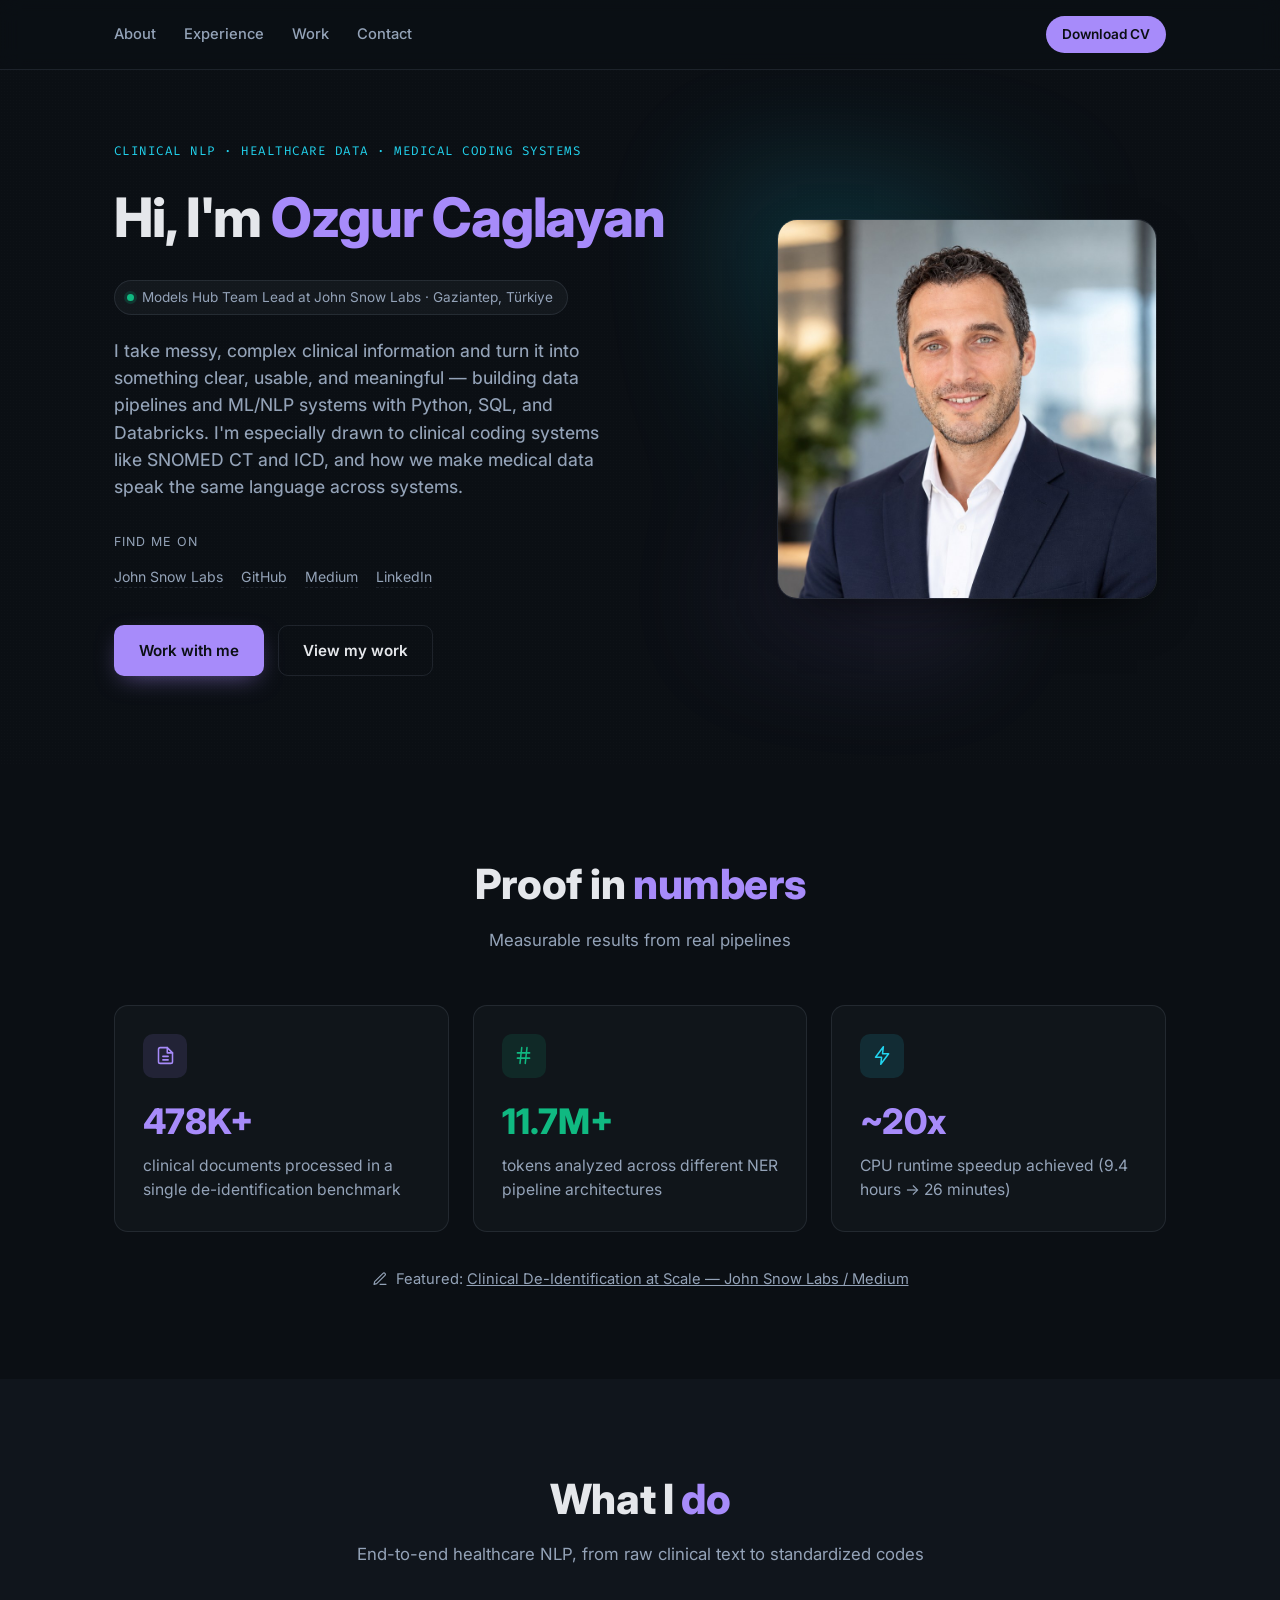
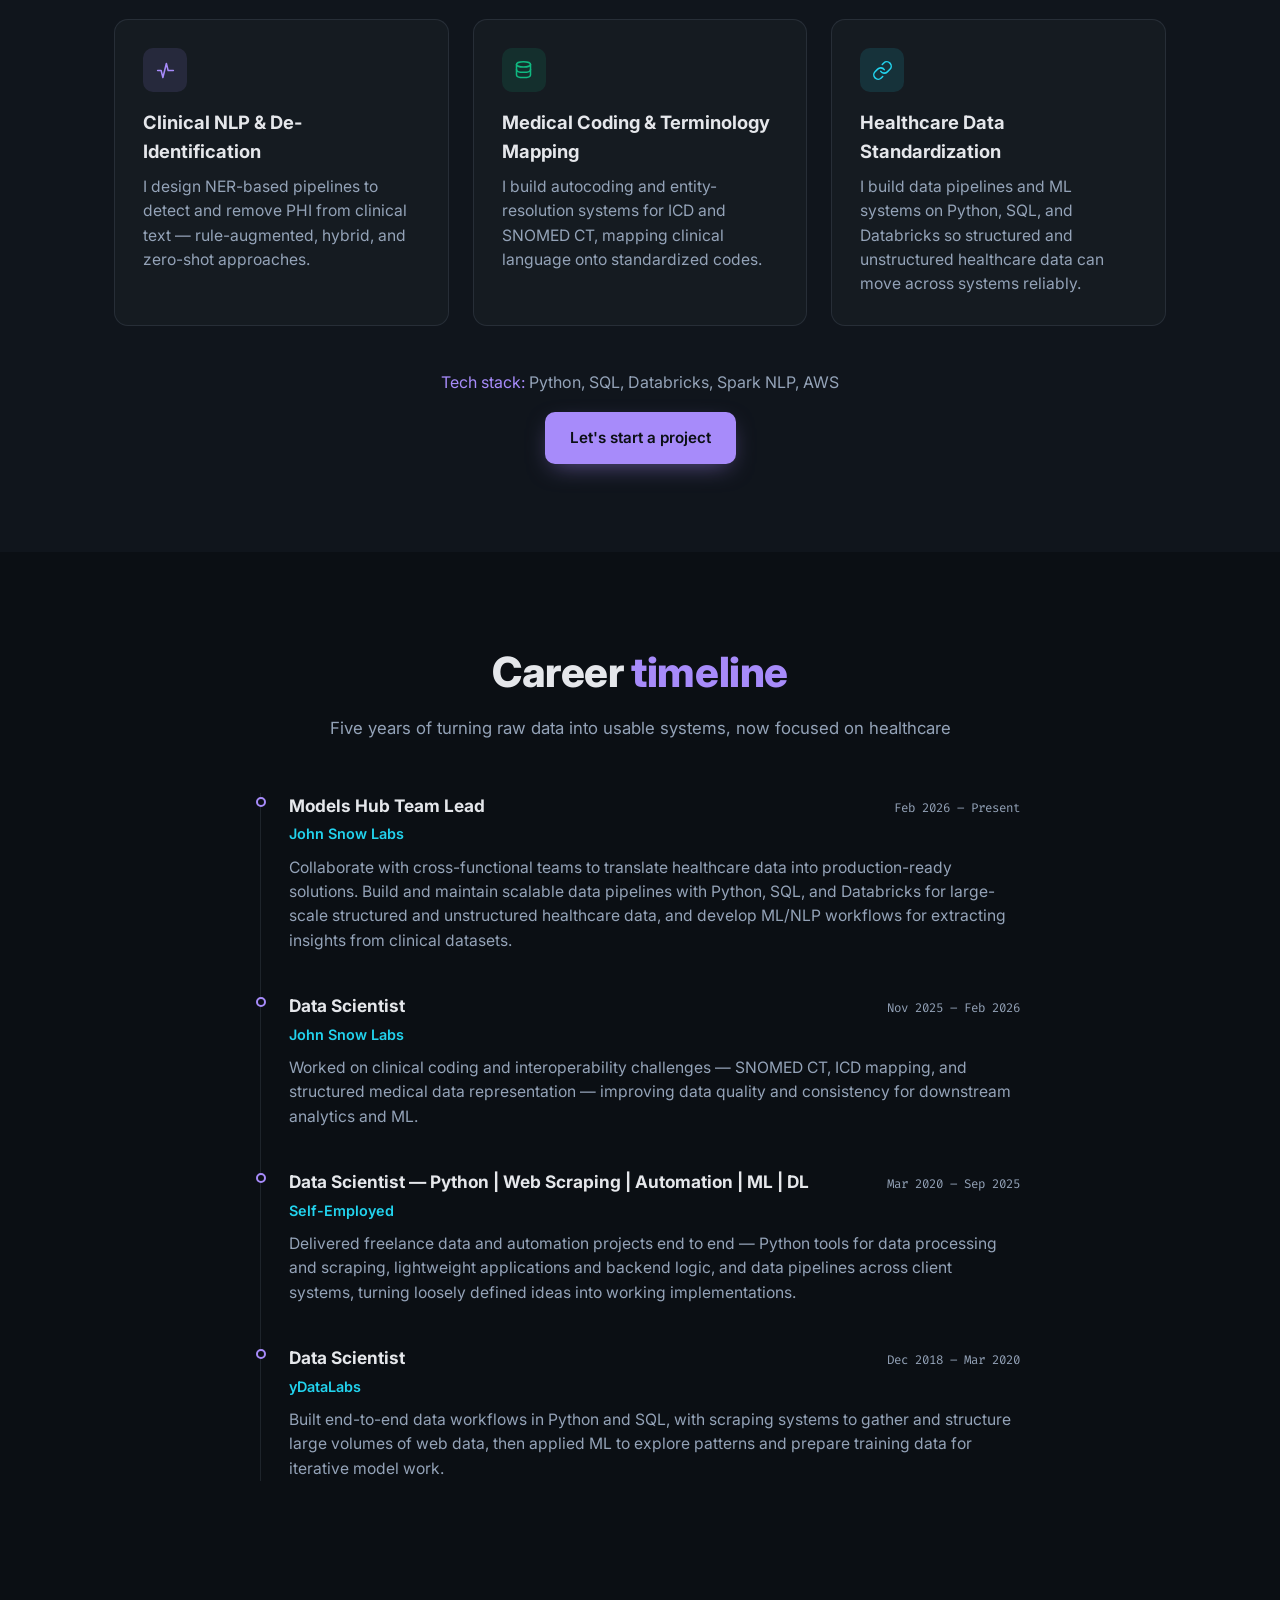
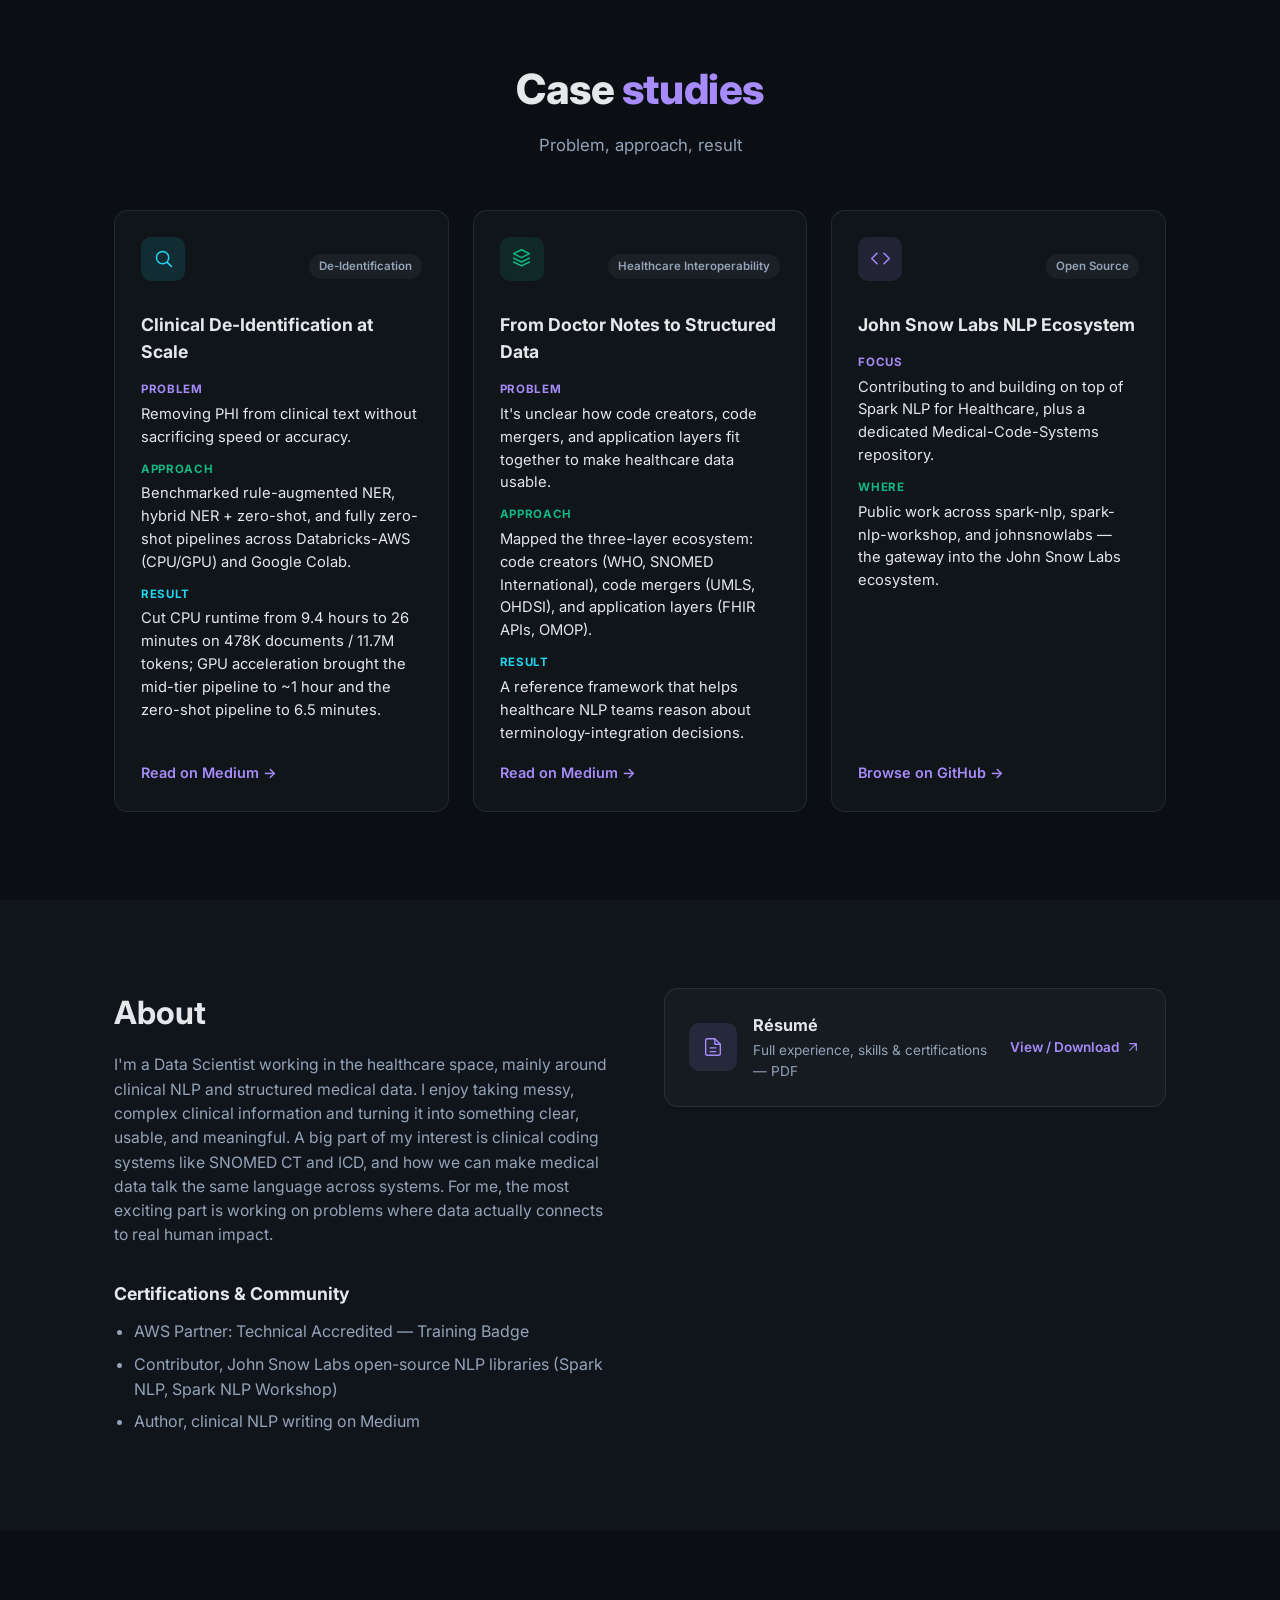
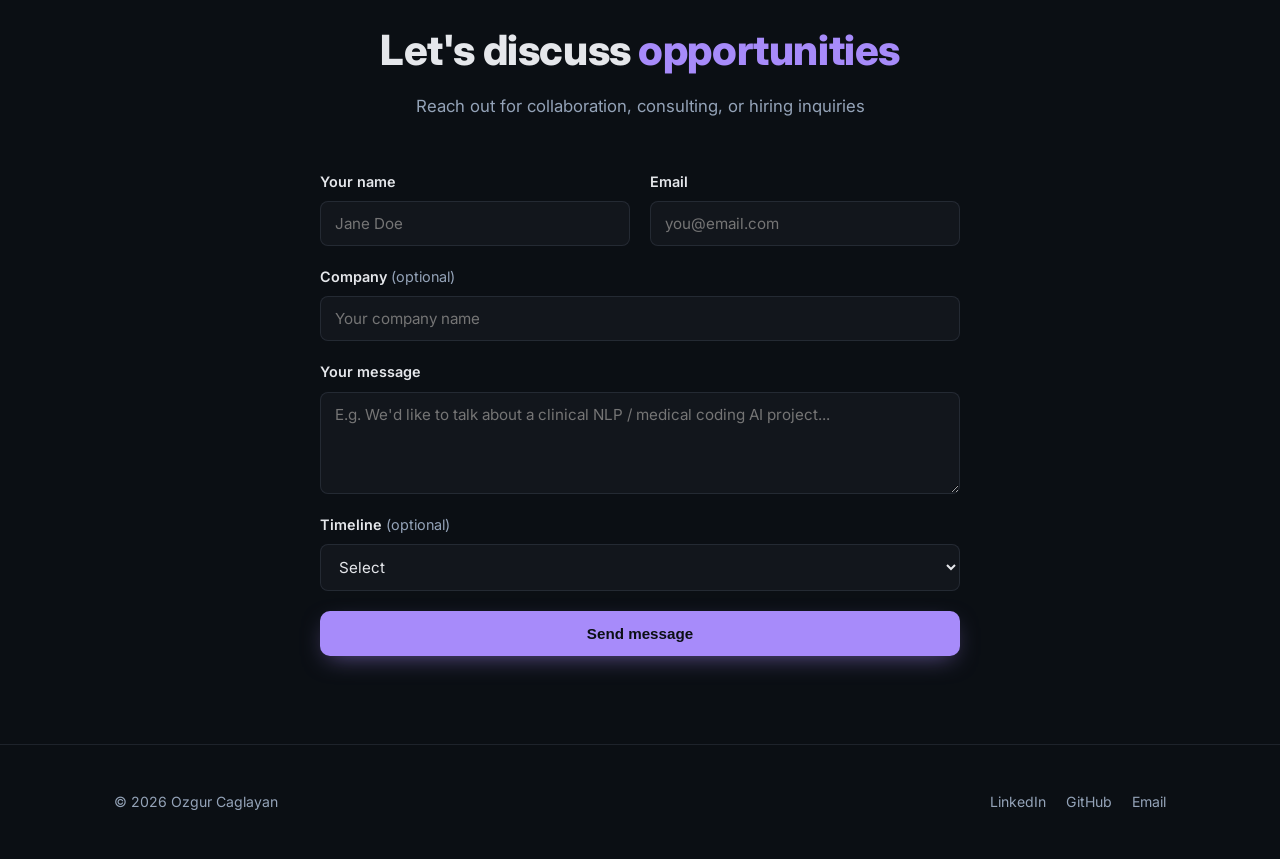
<file: index.html>
<!DOCTYPE html>
<html lang="en">
<head>
  <meta charset="UTF-8" />
  <meta name="viewport" content="width=device-width, initial-scale=1.0" />
  <title>Ozgur Caglayan — Data Scientist, Clinical NLP | John Snow Labs</title>
  <meta name="description" content="Data Scientist / Models Hub Team Lead at John Snow Labs. Clinical NLP, healthcare data standardization, and medical coding systems — SNOMED CT, ICD, Python, Databricks." />
  <meta property="og:title" content="Ozgur Caglayan — Data Scientist, Clinical NLP | John Snow Labs" />
  <meta property="og:description" content="Turning messy clinical information into structured, usable medical data." />
  <meta property="og:type" content="website" />
  <meta name="theme-color" content="#0b0f14" />
  <link rel="icon" href="data:,">

  <link rel="preconnect" href="https://fonts.googleapis.com">
  <link rel="preconnect" href="https://fonts.gstatic.com" crossorigin>
  <link href="https://fonts.googleapis.com/css2?family=Inter:ital,opsz,wght@0,14..32,100..900;1,14..32,100..900&family=Fira+Code:wght@400..600&display=swap" rel="stylesheet">

  <link rel="stylesheet" href="styles.css">
</head>
<body>

  <header class="nav">
    <div class="nav-inner">
      <nav class="nav-links">
        <a href="#about">About</a>
        <a href="#experience">Experience</a>
        <a href="#work">Work</a>
        <a href="#contact">Contact</a>
      </nav>
      <a href="assets/resume.pdf" class="nav-cta" download>Download CV</a>
    </div>
  </header>

  <main id="top">

    <!-- HERO -->
    <section class="hero section">
      <div class="container hero-grid">
        <div class="hero-copy fade-in">
          <p class="eyebrow">Clinical NLP · Healthcare Data · Medical Coding Systems</p>
          <h1 class="hero-title">Hi, I'm <span class="accent">Ozgur Caglayan</span></h1>
          <p class="status-pill"><span class="status-dot" aria-hidden="true"></span>Models Hub Team Lead at John Snow Labs · Gaziantep, Türkiye</p>
          <p class="hero-subtitle">
            I take messy, complex clinical information and turn it into something clear,
            usable, and meaningful — building data pipelines and ML/NLP systems with
            Python, SQL, and Databricks. I'm especially drawn to clinical coding systems
            like SNOMED CT and ICD, and how we make medical data speak the same
            language across systems.
          </p>

          <div class="trust-row">
            <span class="trust-label">Find me on</span>
            <ul class="trust-badges">
              <li><a href="https://www.johnsnowlabs.com/" target="_blank" rel="noopener noreferrer">John Snow Labs</a></li>
              <li><a href="https://github.com/ozgurcaglayan1981" target="_blank" rel="noopener noreferrer">GitHub</a></li>
              <li><a href="https://medium.com/@caglayanozgur1981" target="_blank" rel="noopener noreferrer">Medium</a></li>
              <li><a href="https://www.linkedin.com/in/ozgurcaglayan1981" target="_blank" rel="noopener noreferrer">LinkedIn</a></li>
            </ul>
          </div>

          <div class="hero-actions">
            <a href="#contact" class="btn btn-primary">Work with me</a>
            <a href="#work" class="btn btn-secondary">View my work</a>
          </div>
        </div>

        <div class="hero-photo-wrap fade-in">
          <div class="hero-glow" aria-hidden="true"></div>
          <img class="hero-photo" src="assets/photo.jpg" alt="Portrait of Ozgur Caglayan" />
        </div>
      </div>
    </section>

    <!-- PROOF / STATS -->
    <section id="proof" class="section proof-section">
      <div class="container">
        <div class="section-head fade-in">
          <h2>Proof in <span class="accent">numbers</span></h2>
          <p class="section-sub">Measurable results from real pipelines</p>
        </div>

        <div class="grid-3">
          <article class="card fade-in">
            <div class="card-icon icon-primary">
              <svg viewBox="0 0 24 24" fill="none" stroke="currentColor" stroke-width="1.75" stroke-linecap="round" stroke-linejoin="round"><path d="M14 3H6a2 2 0 0 0-2 2v14a2 2 0 0 0 2 2h12a2 2 0 0 0 2-2V9z"/><path d="M14 3v6h6"/><path d="M9 13h6M9 17h6"/></svg>
            </div>
            <p class="card-stat accent">478K+</p>
            <p class="card-text">clinical documents processed in a single de-identification benchmark</p>
          </article>

          <article class="card fade-in">
            <div class="card-icon icon-success">
              <svg viewBox="0 0 24 24" fill="none" stroke="currentColor" stroke-width="1.75" stroke-linecap="round" stroke-linejoin="round"><path d="M5 9h14M5 15h14M10 3 8 21M16 3l-2 18"/></svg>
            </div>
            <p class="card-stat success">11.7M+</p>
            <p class="card-text">tokens analyzed across different NER pipeline architectures</p>
          </article>

          <article class="card fade-in">
            <div class="card-icon icon-accent">
              <svg viewBox="0 0 24 24" fill="none" stroke="currentColor" stroke-width="1.75" stroke-linecap="round" stroke-linejoin="round"><path d="M13 2 4 14h7l-1 8 9-12h-7z"/></svg>
            </div>
            <p class="card-stat accent">~20x</p>
            <p class="card-text">CPU runtime speedup achieved (9.4 hours → 26 minutes)</p>
          </article>
        </div>

        <div class="media-mention fade-in">
          <svg viewBox="0 0 24 24" fill="none" stroke="currentColor" stroke-width="1.75" stroke-linecap="round" stroke-linejoin="round" width="16" height="16"><path d="M12 20h9M16.5 3.5a2.12 2.12 0 0 1 3 3L7 19l-4 1 1-4Z"/></svg>
          <p>Featured: <a href="https://medium.com/john-snow-labs/clinical-de-identification-at-scale-pipeline-design-and-speed-accuracy-trade-offs-across-d77a4bbae6e0" target="_blank" rel="noopener noreferrer">Clinical De-Identification at Scale — John Snow Labs / Medium</a></p>
        </div>
      </div>
    </section>

    <!-- WHAT I DO -->
    <section class="section services-section">
      <div class="container">
        <div class="section-head fade-in">
          <h2>What I <span class="accent">do</span></h2>
          <p class="section-sub">End-to-end healthcare NLP, from raw clinical text to standardized codes</p>
        </div>

        <div class="grid-3">
          <article class="card fade-in">
            <div class="card-icon icon-primary">
              <svg viewBox="0 0 24 24" fill="none" stroke="currentColor" stroke-width="1.75" stroke-linecap="round" stroke-linejoin="round"><path d="M3 12h4l2 8 4-16 2 8h6"/></svg>
            </div>
            <h3>Clinical NLP & De-Identification</h3>
            <p class="card-text">I design NER-based pipelines to detect and remove PHI from clinical text — rule-augmented, hybrid, and zero-shot approaches.</p>
          </article>

          <article class="card fade-in">
            <div class="card-icon icon-success">
              <svg viewBox="0 0 24 24" fill="none" stroke="currentColor" stroke-width="1.75" stroke-linecap="round" stroke-linejoin="round"><ellipse cx="12" cy="5" rx="8" ry="3"/><path d="M4 5v6c0 1.66 3.58 3 8 3s8-1.34 8-3V5"/><path d="M4 11v6c0 1.66 3.58 3 8 3s8-1.34 8-3v-6"/></svg>
            </div>
            <h3>Medical Coding & Terminology Mapping</h3>
            <p class="card-text">I build autocoding and entity-resolution systems for ICD and SNOMED CT, mapping clinical language onto standardized codes.</p>
          </article>

          <article class="card fade-in">
            <div class="card-icon icon-accent">
              <svg viewBox="0 0 24 24" fill="none" stroke="currentColor" stroke-width="1.75" stroke-linecap="round" stroke-linejoin="round"><path d="M10 13a5 5 0 0 0 7.54.54l3-3a5 5 0 0 0-7.07-7.07l-1.72 1.71"/><path d="M14 11a5 5 0 0 0-7.54-.54l-3 3a5 5 0 0 0 7.07 7.07l1.71-1.71"/></svg>
            </div>
            <h3>Healthcare Data Standardization</h3>
            <p class="card-text">I build data pipelines and ML systems on Python, SQL, and Databricks so structured and unstructured healthcare data can move across systems reliably.</p>
          </article>
        </div>

        <div class="stack-note fade-in">
          <p><span class="accent">Tech stack:</span> Python, SQL, Databricks, Spark NLP, AWS</p>
          <a href="#contact" class="btn btn-primary btn-inline">Let's start a project</a>
        </div>
      </div>
    </section>

    <!-- EXPERIENCE -->
    <section id="experience" class="section experience-section">
      <div class="container">
        <div class="section-head fade-in">
          <h2>Career <span class="accent">timeline</span></h2>
          <p class="section-sub">Five years of turning raw data into usable systems, now focused on healthcare</p>
        </div>

        <div class="timeline">
          <article class="timeline-item fade-in">
            <div class="timeline-marker"></div>
            <div class="timeline-content">
              <div class="timeline-top">
                <h3>Models Hub Team Lead</h3>
                <span class="timeline-date">Feb 2026 – Present</span>
              </div>
              <p class="timeline-company">John Snow Labs</p>
              <p class="card-text">Collaborate with cross-functional teams to translate healthcare data into production-ready solutions. Build and maintain scalable data pipelines with Python, SQL, and Databricks for large-scale structured and unstructured healthcare data, and develop ML/NLP workflows for extracting insights from clinical datasets.</p>
            </div>
          </article>

          <article class="timeline-item fade-in">
            <div class="timeline-marker"></div>
            <div class="timeline-content">
              <div class="timeline-top">
                <h3>Data Scientist</h3>
                <span class="timeline-date">Nov 2025 – Feb 2026</span>
              </div>
              <p class="timeline-company">John Snow Labs</p>
              <p class="card-text">Worked on clinical coding and interoperability challenges — SNOMED CT, ICD mapping, and structured medical data representation — improving data quality and consistency for downstream analytics and ML.</p>
            </div>
          </article>

          <article class="timeline-item fade-in">
            <div class="timeline-marker"></div>
            <div class="timeline-content">
              <div class="timeline-top">
                <h3>Data Scientist — Python | Web Scraping | Automation | ML | DL</h3>
                <span class="timeline-date">Mar 2020 – Sep 2025</span>
              </div>
              <p class="timeline-company">Self-Employed</p>
              <p class="card-text">Delivered freelance data and automation projects end to end — Python tools for data processing and scraping, lightweight applications and backend logic, and data pipelines across client systems, turning loosely defined ideas into working implementations.</p>
            </div>
          </article>

          <article class="timeline-item fade-in">
            <div class="timeline-marker"></div>
            <div class="timeline-content">
              <div class="timeline-top">
                <h3>Data Scientist</h3>
                <span class="timeline-date">Dec 2018 – Mar 2020</span>
              </div>
              <p class="timeline-company">yDataLabs</p>
              <p class="card-text">Built end-to-end data workflows in Python and SQL, with scraping systems to gather and structure large volumes of web data, then applied ML to explore patterns and prepare training data for iterative model work.</p>
            </div>
          </article>
        </div>
      </div>
    </section>

    <!-- CASE STUDIES -->
    <section id="work" class="section case-section">
      <div class="container">
        <div class="section-head fade-in">
          <h2>Case <span class="accent">studies</span></h2>
          <p class="section-sub">Problem, approach, result</p>
        </div>

        <div class="grid-3">
          <article class="case-card fade-in">
            <div class="case-top">
              <div class="card-icon icon-accent">
                <svg viewBox="0 0 24 24" fill="none" stroke="currentColor" stroke-width="1.75" stroke-linecap="round" stroke-linejoin="round"><circle cx="11" cy="11" r="7"/><path d="m21 21-4.3-4.3"/></svg>
              </div>
              <span class="case-tag">De-Identification</span>
            </div>
            <h3>Clinical De-Identification at Scale</h3>
            <dl class="case-body">
              <dt class="accent">Problem</dt>
              <dd>Removing PHI from clinical text without sacrificing speed or accuracy.</dd>
              <dt class="success">Approach</dt>
              <dd>Benchmarked rule-augmented NER, hybrid NER + zero-shot, and fully zero-shot pipelines across Databricks-AWS (CPU/GPU) and Google Colab.</dd>
              <dt class="primary">Result</dt>
              <dd>Cut CPU runtime from 9.4 hours to 26 minutes on 478K documents / 11.7M tokens; GPU acceleration brought the mid-tier pipeline to ~1 hour and the zero-shot pipeline to 6.5 minutes.</dd>
            </dl>
            <a href="https://medium.com/john-snow-labs/clinical-de-identification-at-scale-pipeline-design-and-speed-accuracy-trade-offs-across-d77a4bbae6e0" class="case-link" target="_blank" rel="noopener noreferrer">Read on Medium →</a>
          </article>

          <article class="case-card fade-in">
            <div class="case-top">
              <div class="card-icon icon-success">
                <svg viewBox="0 0 24 24" fill="none" stroke="currentColor" stroke-width="1.75" stroke-linecap="round" stroke-linejoin="round"><path d="m12 2 9 4.5-9 4.5-9-4.5Z"/><path d="m3 11.5 9 4.5 9-4.5M3 16l9 4.5 9-4.5"/></svg>
              </div>
              <span class="case-tag">Healthcare Interoperability</span>
            </div>
            <h3>From Doctor Notes to Structured Data</h3>
            <dl class="case-body">
              <dt class="accent">Problem</dt>
              <dd>It's unclear how code creators, code mergers, and application layers fit together to make healthcare data usable.</dd>
              <dt class="success">Approach</dt>
              <dd>Mapped the three-layer ecosystem: code creators (WHO, SNOMED International), code mergers (UMLS, OHDSI), and application layers (FHIR APIs, OMOP).</dd>
              <dt class="primary">Result</dt>
              <dd>A reference framework that helps healthcare NLP teams reason about terminology-integration decisions.</dd>
            </dl>
            <a href="https://medium.com/@caglayanozgur1981/from-doctor-notes-to-structured-data-the-hidden-pipeline-of-healthcare-systems-ee1c55fd427a" class="case-link" target="_blank" rel="noopener noreferrer">Read on Medium →</a>
          </article>

          <article class="case-card fade-in">
            <div class="case-top">
              <div class="card-icon icon-primary">
                <svg viewBox="0 0 24 24" fill="none" stroke="currentColor" stroke-width="1.75" stroke-linecap="round" stroke-linejoin="round"><path d="m16 18 6-6-6-6M8 6l-6 6 6 6"/></svg>
              </div>
              <span class="case-tag">Open Source</span>
            </div>
            <h3>John Snow Labs NLP Ecosystem</h3>
            <dl class="case-body">
              <dt class="accent">Focus</dt>
              <dd>Contributing to and building on top of Spark NLP for Healthcare, plus a dedicated Medical-Code-Systems repository.</dd>
              <dt class="success">Where</dt>
              <dd>Public work across spark-nlp, spark-nlp-workshop, and johnsnowlabs — the gateway into the John Snow Labs ecosystem.</dd>
            </dl>
            <a href="https://github.com/ozgurcaglayan1981" class="case-link" target="_blank" rel="noopener noreferrer">Browse on GitHub →</a>
          </article>
        </div>
      </div>
    </section>

    <!-- ABOUT / AWARDS -->
    <section id="about" class="section about-section">
      <div class="container about-grid fade-in">
        <div>
          <h2>About</h2>
          <p class="card-text">I'm a Data Scientist working in the healthcare space, mainly around clinical NLP and structured medical data. I enjoy taking messy, complex clinical information and turning it into something clear, usable, and meaningful. A big part of my interest is clinical coding systems like SNOMED CT and ICD, and how we can make medical data talk the same language across systems. For me, the most exciting part is working on problems where data actually connects to real human impact.</p>
          <h3 class="awards-title">Certifications & Community</h3>
          <ul class="awards-list">
            <li>AWS Partner: Technical Accredited — Training Badge</li>
            <li>Contributor, John Snow Labs open-source NLP libraries (Spark NLP, Spark NLP Workshop)</li>
            <li>Author, clinical NLP writing on Medium</li>
          </ul>
        </div>
        <a class="resume-card" href="assets/resume.pdf" target="_blank" rel="noopener noreferrer">
          <div class="resume-card-icon">
            <svg viewBox="0 0 24 24" fill="none" stroke="currentColor" stroke-width="1.5" stroke-linecap="round" stroke-linejoin="round"><path d="M14 3H6a2 2 0 0 0-2 2v14a2 2 0 0 0 2 2h12a2 2 0 0 0 2-2V9z"/><path d="M14 3v6h6"/><path d="M9 13h6M9 17h6"/></svg>
          </div>
          <div class="resume-card-text">
            <p class="resume-card-title">Résumé</p>
            <p class="resume-card-sub">Full experience, skills & certifications — PDF</p>
          </div>
          <span class="resume-card-cta">
            View / Download
            <svg viewBox="0 0 24 24" fill="none" stroke="currentColor" stroke-width="1.75" stroke-linecap="round" stroke-linejoin="round" width="16" height="16"><path d="M7 17 17 7M7 7h10v10"/></svg>
          </span>
        </a>
      </div>
    </section>

    <!-- CONTACT -->
    <section id="contact" class="section contact-section">
      <div class="container">
        <div class="section-head fade-in">
          <h2>Let's discuss <span class="accent">opportunities</span></h2>
          <p class="section-sub">Reach out for collaboration, consulting, or hiring inquiries</p>
        </div>

        <form class="contact-form fade-in" action="https://formsubmit.co/caglayanozgur1981@gmail.com" method="POST">
          <input type="hidden" name="_subject" value="New message from personal website">
          <input type="hidden" name="_captcha" value="false">
          <input type="text" name="_honey" style="display:none">

          <div class="form-row">
            <div class="form-field">
              <label for="name">Your name</label>
              <input id="name" name="name" type="text" required placeholder="Jane Doe">
            </div>
            <div class="form-field">
              <label for="email">Email</label>
              <input id="email" name="email" type="email" required placeholder="you@email.com">
            </div>
          </div>

          <div class="form-field">
            <label for="organization">Company <span class="optional">(optional)</span></label>
            <input id="organization" name="organization" type="text" placeholder="Your company name">
          </div>

          <div class="form-field">
            <label for="goal">Your message</label>
            <textarea id="goal" name="goal" rows="4" maxlength="500" required placeholder="E.g. We'd like to talk about a clinical NLP / medical coding AI project..."></textarea>
          </div>

          <div class="form-field">
            <label for="timeline">Timeline <span class="optional">(optional)</span></label>
            <select id="timeline" name="timeline">
              <option value="">Select</option>
              <option value="immediate">Immediate</option>
              <option value="1-3-months">Within 1-3 months</option>
              <option value="exploring">Just exploring</option>
            </select>
          </div>

          <button type="submit" class="btn btn-primary btn-block">Send message</button>
        </form>
      </div>
    </section>

  </main>

  <footer class="site-footer">
    <div class="container footer-inner">
      <p>© <span id="year"></span> Ozgur Caglayan</p>
      <div class="footer-links">
        <a href="https://www.linkedin.com/in/ozgurcaglayan1981" target="_blank" rel="noopener noreferrer">LinkedIn</a>
        <a href="https://github.com/ozgurcaglayan1981" target="_blank" rel="noopener noreferrer">GitHub</a>
        <a href="mailto:caglayanozgur1981@gmail.com">Email</a>
      </div>
    </div>
  </footer>

  <script src="script.js"></script>
</body>
</html>
</file>
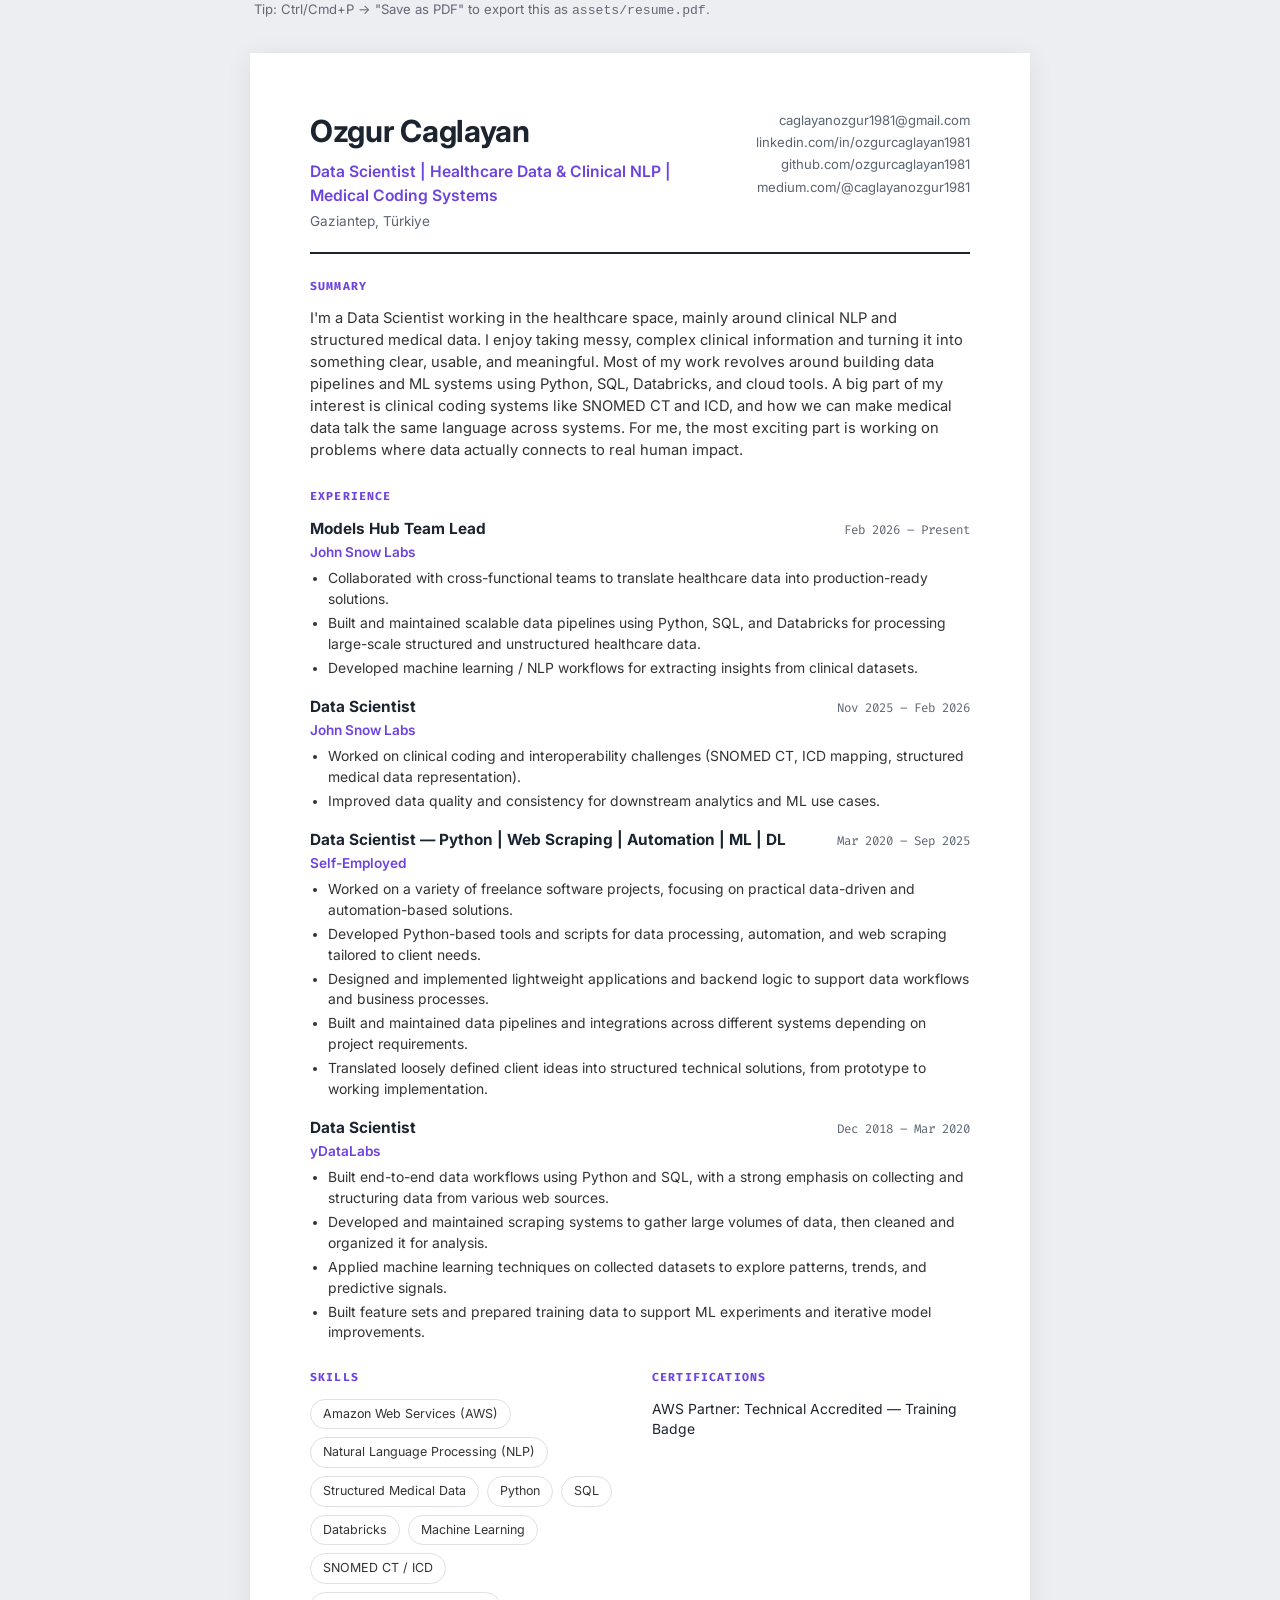
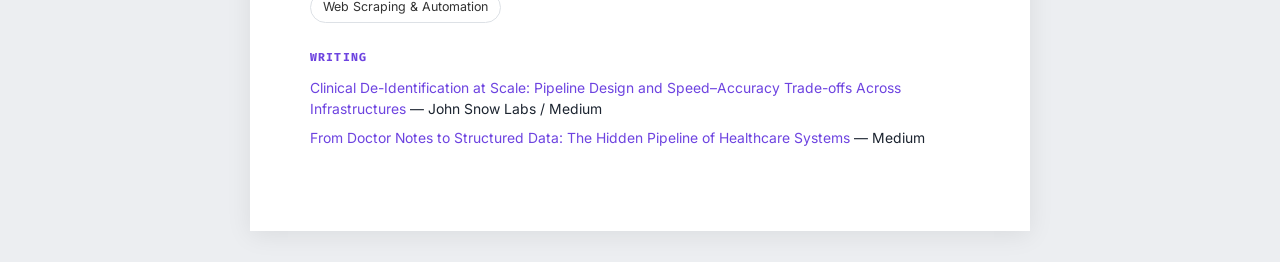
<file: resume.html>
<!DOCTYPE html>
<html lang="en">
<head>
<meta charset="UTF-8" />
<meta name="viewport" content="width=device-width, initial-scale=1.0" />
<title>Ozgur Caglayan — Resume</title>
<link rel="preconnect" href="https://fonts.googleapis.com">
<link rel="preconnect" href="https://fonts.gstatic.com" crossorigin>
<link href="https://fonts.googleapis.com/css2?family=Inter:ital,opsz,wght@0,14..32,100..900;1,14..32,100..900&family=Fira+Code:wght@400..600&display=swap" rel="stylesheet">
<style>
  :root {
    --ink: #1c2430;
    --muted: #5b6470;
    --line: #dde1e6;
    --accent: #6d43e0;
    --bg: #ffffff;
  }
  * { box-sizing: border-box; }
  body {
    margin: 0;
    background: #eceef1;
    color: var(--ink);
    font-family: "Inter", system-ui, -apple-system, sans-serif;
    line-height: 1.5;
    -webkit-font-smoothing: antialiased;
  }
  .page {
    max-width: 780px;
    margin: 32px auto;
    background: var(--bg);
    padding: 56px 60px;
    box-shadow: 0 4px 24px rgba(0,0,0,0.08);
  }
  header.resume-head {
    display: flex;
    justify-content: space-between;
    align-items: flex-start;
    gap: 24px;
    border-bottom: 2px solid var(--ink);
    padding-bottom: 20px;
    margin-bottom: 24px;
  }
  h1 { font-size: 1.9rem; margin: 0 0 6px; letter-spacing: -0.01em; }
  .role { font-size: 0.98rem; color: var(--accent); font-weight: 600; margin: 0 0 4px; }
  .location { font-size: 0.85rem; color: var(--muted); margin: 0; }
  .contact-block {
    text-align: right;
    font-size: 0.82rem;
    color: var(--muted);
    line-height: 1.7;
    white-space: nowrap;
  }
  .contact-block a { color: var(--muted); text-decoration: none; }
  .contact-block a:hover { color: var(--accent); }

  section { margin-bottom: 26px; }
  h2 {
    font-family: "Fira Code", monospace;
    font-size: 0.72rem;
    text-transform: uppercase;
    letter-spacing: 0.1em;
    color: var(--accent);
    margin: 0 0 12px;
  }
  .summary { font-size: 0.92rem; color: #333; margin: 0; }

  .entry { margin-bottom: 16px; }
  .entry:last-child { margin-bottom: 0; }
  .entry-top {
    display: flex;
    justify-content: space-between;
    align-items: baseline;
    gap: 12px;
    flex-wrap: wrap;
  }
  .entry-title { font-size: 0.96rem; font-weight: 700; margin: 0; }
  .entry-date { font-size: 0.78rem; color: var(--muted); font-family: "Fira Code", monospace; white-space: nowrap; }
  .entry-company { font-size: 0.85rem; color: var(--accent); font-weight: 600; margin: 2px 0 6px; }
  .entry ul { margin: 0; padding-left: 18px; }
  .entry li { font-size: 0.87rem; color: #333; margin-bottom: 3px; }

  .skills-grid { display: flex; flex-wrap: wrap; gap: 8px; }
  .skill-pill {
    font-size: 0.78rem;
    border: 1px solid var(--line);
    border-radius: 999px;
    padding: 5px 12px;
    color: #333;
  }

  .two-col { display: grid; grid-template-columns: 1fr 1fr; gap: 24px; }
  .cert-item, .writing-item { font-size: 0.87rem; margin-bottom: 8px; }
  .writing-item a { color: var(--accent); text-decoration: none; }
  .writing-item a:hover { text-decoration: underline; }

  .print-hint {
    max-width: 780px;
    margin: 0 auto 8px;
    padding: 0 4px;
    font-size: 0.82rem;
    color: #667;
    font-family: "Inter", sans-serif;
  }

  @media print {
    body { background: #fff; }
    .page { box-shadow: none; margin: 0; padding: 0; }
    .print-hint { display: none; }
  }

  @media (max-width: 620px) {
    .page { padding: 32px 24px; }
    header.resume-head { flex-direction: column; }
    .contact-block { text-align: left; }
    .two-col { grid-template-columns: 1fr; }
  }
</style>
</head>
<body>

  <p class="print-hint">Tip: Ctrl/Cmd+P → "Save as PDF" to export this as <code>assets/resume.pdf</code>.</p>

  <div class="page">
    <header class="resume-head">
      <div>
        <h1>Ozgur Caglayan</h1>
        <p class="role">Data Scientist | Healthcare Data & Clinical NLP | Medical Coding Systems</p>
        <p class="location">Gaziantep, Türkiye</p>
      </div>
      <div class="contact-block">
        <div>caglayanozgur1981@gmail.com</div>
        <div><a href="https://www.linkedin.com/in/ozgurcaglayan1981" target="_blank" rel="noopener noreferrer">linkedin.com/in/ozgurcaglayan1981</a></div>
        <div><a href="https://github.com/ozgurcaglayan1981" target="_blank" rel="noopener noreferrer">github.com/ozgurcaglayan1981</a></div>
        <div><a href="https://medium.com/@caglayanozgur1981" target="_blank" rel="noopener noreferrer">medium.com/@caglayanozgur1981</a></div>
      </div>
    </header>

    <section>
      <h2>Summary</h2>
      <p class="summary">I'm a Data Scientist working in the healthcare space, mainly around clinical NLP and structured medical data. I enjoy taking messy, complex clinical information and turning it into something clear, usable, and meaningful. Most of my work revolves around building data pipelines and ML systems using Python, SQL, Databricks, and cloud tools. A big part of my interest is clinical coding systems like SNOMED CT and ICD, and how we can make medical data talk the same language across systems. For me, the most exciting part is working on problems where data actually connects to real human impact.</p>
    </section>

    <section>
      <h2>Experience</h2>

      <div class="entry">
        <div class="entry-top">
          <p class="entry-title">Models Hub Team Lead</p>
          <span class="entry-date">Feb 2026 – Present</span>
        </div>
        <p class="entry-company">John Snow Labs</p>
        <ul>
          <li>Collaborated with cross-functional teams to translate healthcare data into production-ready solutions.</li>
          <li>Built and maintained scalable data pipelines using Python, SQL, and Databricks for processing large-scale structured and unstructured healthcare data.</li>
          <li>Developed machine learning / NLP workflows for extracting insights from clinical datasets.</li>
        </ul>
      </div>

      <div class="entry">
        <div class="entry-top">
          <p class="entry-title">Data Scientist</p>
          <span class="entry-date">Nov 2025 – Feb 2026</span>
        </div>
        <p class="entry-company">John Snow Labs</p>
        <ul>
          <li>Worked on clinical coding and interoperability challenges (SNOMED CT, ICD mapping, structured medical data representation).</li>
          <li>Improved data quality and consistency for downstream analytics and ML use cases.</li>
        </ul>
      </div>

      <div class="entry">
        <div class="entry-top">
          <p class="entry-title">Data Scientist — Python | Web Scraping | Automation | ML | DL</p>
          <span class="entry-date">Mar 2020 – Sep 2025</span>
        </div>
        <p class="entry-company">Self-Employed</p>
        <ul>
          <li>Worked on a variety of freelance software projects, focusing on practical data-driven and automation-based solutions.</li>
          <li>Developed Python-based tools and scripts for data processing, automation, and web scraping tailored to client needs.</li>
          <li>Designed and implemented lightweight applications and backend logic to support data workflows and business processes.</li>
          <li>Built and maintained data pipelines and integrations across different systems depending on project requirements.</li>
          <li>Translated loosely defined client ideas into structured technical solutions, from prototype to working implementation.</li>
        </ul>
      </div>

      <div class="entry">
        <div class="entry-top">
          <p class="entry-title">Data Scientist</p>
          <span class="entry-date">Dec 2018 – Mar 2020</span>
        </div>
        <p class="entry-company">yDataLabs</p>
        <ul>
          <li>Built end-to-end data workflows using Python and SQL, with a strong emphasis on collecting and structuring data from various web sources.</li>
          <li>Developed and maintained scraping systems to gather large volumes of data, then cleaned and organized it for analysis.</li>
          <li>Applied machine learning techniques on collected datasets to explore patterns, trends, and predictive signals.</li>
          <li>Built feature sets and prepared training data to support ML experiments and iterative model improvements.</li>
        </ul>
      </div>
    </section>

    <div class="two-col">
      <section>
        <h2>Skills</h2>
        <div class="skills-grid">
          <span class="skill-pill">Amazon Web Services (AWS)</span>
          <span class="skill-pill">Natural Language Processing (NLP)</span>
          <span class="skill-pill">Structured Medical Data</span>
          <span class="skill-pill">Python</span>
          <span class="skill-pill">SQL</span>
          <span class="skill-pill">Databricks</span>
          <span class="skill-pill">Machine Learning</span>
          <span class="skill-pill">SNOMED CT / ICD</span>
          <span class="skill-pill">Web Scraping & Automation</span>
        </div>
      </section>

      <section>
        <h2>Certifications</h2>
        <div class="cert-item">AWS Partner: Technical Accredited — Training Badge</div>
      </section>
    </div>

    <section>
      <h2>Writing</h2>
      <div class="writing-item">
        <a href="https://medium.com/john-snow-labs/clinical-de-identification-at-scale-pipeline-design-and-speed-accuracy-trade-offs-across-d77a4bbae6e0" target="_blank" rel="noopener noreferrer">Clinical De-Identification at Scale: Pipeline Design and Speed–Accuracy Trade-offs Across Infrastructures</a> — John Snow Labs / Medium
      </div>
      <div class="writing-item">
        <a href="https://medium.com/@caglayanozgur1981/from-doctor-notes-to-structured-data-the-hidden-pipeline-of-healthcare-systems-ee1c55fd427a" target="_blank" rel="noopener noreferrer">From Doctor Notes to Structured Data: The Hidden Pipeline of Healthcare Systems</a> — Medium
      </div>
    </section>
  </div>

</body>
</html>
</file>
<file: styles.css>
:root {
  --bg: #0b0f14;
  --bg-alt: #10151c;
  --text: #e5e7eb;
  --muted: #94a3b8;
  --border: rgba(148, 163, 184, 0.14);
  --accent: #a78bfa;
  --accent-2: #22d3ee;
  --success: #10b981;
  --font-sans: "Inter", system-ui, -apple-system, sans-serif;
  --font-mono: "Fira Code", monospace;
  --radius: 14px;
}

* { box-sizing: border-box; }

html { scroll-behavior: smooth; }

body {
  margin: 0;
  background: var(--bg);
  color: var(--text);
  font-family: var(--font-sans);
  line-height: 1.55;
  -webkit-font-smoothing: antialiased;
  position: relative;
}

body::before {
  content: "";
  position: fixed;
  inset: 0;
  z-index: 0;
  pointer-events: none;
  opacity: 0.5;
  background-image: radial-gradient(rgba(255, 255, 255, 0.035) 1px, transparent 0);
  background-size: 3px 3px;
}

main, .nav, .site-footer { position: relative; z-index: 1; }

img { max-width: 100%; display: block; }

.container {
  max-width: 1100px;
  margin: 0 auto;
  padding: 0 24px;
}

.section { padding: 88px 0; }

.accent { color: var(--accent); }
.success { color: var(--success); }
.primary { color: var(--accent-2); }

/* NAV */
.nav {
  position: sticky;
  top: 0;
  z-index: 50;
  background: rgba(11, 15, 20, 0.8);
  backdrop-filter: blur(10px);
  border-bottom: 1px solid var(--border);
}
.nav-inner {
  max-width: 1100px;
  margin: 0 auto;
  padding: 16px 24px;
  display: flex;
  align-items: center;
  justify-content: space-between;
}
.nav-logo {
  font-family: var(--font-mono);
  color: var(--text);
  text-decoration: none;
  font-weight: 600;
  letter-spacing: 0.02em;
}
.nav-links {
  display: flex;
  gap: 28px;
}
.nav-links a {
  color: var(--muted);
  text-decoration: none;
  font-size: 0.92rem;
  font-weight: 500;
  transition: color 0.2s ease;
}
.nav-links a:hover { color: var(--accent); }
.nav-cta {
  margin-left: auto;
  color: var(--bg);
  background: var(--accent);
  padding: 8px 16px;
  border-radius: 999px;
  text-decoration: none;
  font-size: 0.85rem;
  font-weight: 600;
  transition: opacity 0.2s ease;
}
.nav-cta:hover { opacity: 0.85; }

/* HERO */
.hero { padding-top: 72px; }
.hero-grid {
  display: grid;
  grid-template-columns: 1.2fr 0.8fr;
  gap: 56px;
  align-items: center;
}
.eyebrow {
  font-family: var(--font-mono);
  color: var(--accent-2);
  text-transform: uppercase;
  letter-spacing: 0.12em;
  font-size: 0.78rem;
  margin: 0 0 14px;
}
.hero-title {
  font-size: clamp(2.2rem, 4.5vw, 3.4rem);
  font-weight: 800;
  letter-spacing: -0.02em;
  margin: 0 0 20px;
}
.status-pill {
  display: inline-flex;
  align-items: center;
  gap: 8px;
  font-size: 0.85rem;
  color: var(--muted);
  background: rgba(148, 163, 184, 0.06);
  border: 1px solid var(--border);
  padding: 6px 14px 6px 12px;
  border-radius: 999px;
  margin: 0 0 22px;
}
.status-dot {
  width: 7px;
  height: 7px;
  border-radius: 50%;
  background: var(--success);
  box-shadow: 0 0 0 3px rgba(16, 185, 129, 0.18);
  flex-shrink: 0;
}

.hero-subtitle {
  color: var(--muted);
  font-size: 1.1rem;
  font-weight: 450;
  max-width: 46ch;
  margin: 0 0 32px;
}

.trust-row { margin-bottom: 36px; }
.trust-label {
  display: block;
  font-size: 0.78rem;
  color: var(--muted);
  text-transform: uppercase;
  letter-spacing: 0.08em;
  margin-bottom: 12px;
}
.trust-badges {
  list-style: none;
  display: flex;
  flex-wrap: wrap;
  gap: 10px 18px;
  margin: 0;
  padding: 0;
}
.trust-badges a {
  color: var(--muted);
  text-decoration: none;
  font-size: 0.88rem;
  border-bottom: 1px dashed var(--border);
  padding-bottom: 2px;
  transition: color 0.2s ease;
}
.trust-badges a:hover { color: var(--accent); }

.hero-actions { display: flex; gap: 14px; flex-wrap: wrap; }

.btn {
  display: inline-flex;
  align-items: center;
  gap: 8px;
  padding: 13px 24px;
  border-radius: 10px;
  font-weight: 600;
  font-size: 0.95rem;
  text-decoration: none;
  border: 1px solid transparent;
  cursor: pointer;
  transition: transform 0.15s ease, opacity 0.2s ease, background 0.2s ease;
}
.btn:hover { transform: translateY(-1px); }
.btn-primary { background: var(--accent); color: #0b0f14; box-shadow: 0 8px 24px -8px rgba(167, 139, 250, 0.55); }
.btn-primary:hover { opacity: 0.92; box-shadow: 0 10px 28px -8px rgba(167, 139, 250, 0.7); }
.btn-secondary { background: transparent; color: var(--text); border-color: var(--border); }
.btn-secondary:hover { border-color: var(--accent); color: var(--accent); background: rgba(167, 139, 250, 0.06); }
.btn-inline { margin-top: 18px; }
.btn-block { width: 100%; justify-content: center; }

.hero-photo-wrap { position: relative; }
.hero-glow {
  position: absolute;
  inset: -14%;
  background: conic-gradient(from 180deg at 50% 50%, var(--accent), transparent 20%, var(--accent-2), transparent 60%);
  filter: blur(60px);
  opacity: 0.18;
  z-index: 0;
}
.hero-photo {
  position: relative;
  z-index: 1;
  border-radius: 20px;
  border: 1px solid var(--border);
  aspect-ratio: 1 / 1;
  object-fit: cover;
  width: 100%;
  max-width: 380px;
  margin: 0 auto;
  display: block;
  box-shadow: 0 20px 50px -20px rgba(0, 0, 0, 0.7);
}

/* SECTION HEAD */
.section-head { text-align: center; margin-bottom: 52px; }
.section-head h2 {
  font-size: clamp(1.8rem, 3.5vw, 2.6rem);
  font-weight: 800;
  letter-spacing: -0.01em;
  margin: 0 0 10px;
}
.section-sub { color: var(--muted); font-size: 1.05rem; margin: 0; }

/* CARDS / GRID */
.proof-section { background: var(--bg); }
.services-section { background: var(--bg-alt); }

.grid-3 {
  display: grid;
  grid-template-columns: repeat(3, 1fr);
  gap: 24px;
}

.card {
  background: rgba(148, 163, 184, 0.04);
  border: 1px solid var(--border);
  border-radius: var(--radius);
  padding: 28px;
  transition: transform 0.2s ease, border-color 0.2s ease, box-shadow 0.2s ease;
}
.card:hover {
  transform: translateY(-3px);
  border-color: rgba(167, 139, 250, 0.35);
  box-shadow: 0 16px 32px -20px rgba(0, 0, 0, 0.6);
}
.card-icon {
  width: 44px;
  height: 44px;
  border-radius: 10px;
  display: flex;
  align-items: center;
  justify-content: center;
  margin-bottom: 16px;
}
.card-icon svg { width: 21px; height: 21px; }
.icon-primary { background: rgba(167, 139, 250, 0.12); color: var(--accent); }
.icon-success { background: rgba(16, 185, 129, 0.12); color: var(--success); }
.icon-accent { background: rgba(34, 211, 238, 0.12); color: var(--accent-2); }

.card-stat { font-size: 2.2rem; font-weight: 800; margin: 0 0 6px; }
.card-text { color: var(--muted); margin: 0; font-size: 0.98rem; }
.card h3 { margin: 0 0 10px; font-size: 1.15rem; }

.media-mention {
  margin-top: 36px;
  display: flex;
  align-items: center;
  justify-content: center;
  gap: 8px;
  color: var(--muted);
  font-size: 0.92rem;
}
.media-mention svg { flex-shrink: 0; color: var(--muted); }
.media-mention p { margin: 0; }
.media-mention a { color: var(--muted); }
.media-mention a:hover { color: var(--accent); }

.stack-note {
  margin-top: 44px;
  text-align: center;
}
.stack-note p { color: var(--muted); margin: 0; }

/* EXPERIENCE TIMELINE */
.experience-section { background: var(--bg); }
.timeline {
  max-width: 760px;
  margin: 0 auto;
  position: relative;
  padding-left: 28px;
  border-left: 1px solid var(--border);
}
.timeline-item { position: relative; padding-bottom: 40px; }
.timeline-item:last-child { padding-bottom: 0; }
.timeline-marker {
  position: absolute;
  left: -33px;
  top: 4px;
  width: 10px;
  height: 10px;
  border-radius: 50%;
  background: var(--bg);
  border: 2px solid var(--accent);
}
.timeline-top {
  display: flex;
  align-items: baseline;
  justify-content: space-between;
  gap: 12px;
  flex-wrap: wrap;
  margin-bottom: 4px;
}
.timeline-top h3 { margin: 0; font-size: 1.08rem; }
.timeline-date {
  font-family: var(--font-mono);
  font-size: 0.78rem;
  color: var(--muted);
  white-space: nowrap;
}
.timeline-company {
  font-size: 0.9rem;
  font-weight: 600;
  color: var(--accent-2);
  margin: 0 0 10px;
}

/* CASE STUDIES */
.case-card {
  background: rgba(148, 163, 184, 0.04);
  border: 1px solid var(--border);
  border-radius: var(--radius);
  padding: 26px;
  display: flex;
  flex-direction: column;
  transition: transform 0.2s ease, border-color 0.2s ease, box-shadow 0.2s ease;
}
.case-card:hover {
  transform: translateY(-3px);
  border-color: rgba(167, 139, 250, 0.35);
  box-shadow: 0 16px 32px -20px rgba(0, 0, 0, 0.6);
}
.case-card .card-icon svg { width: 21px; height: 21px; }
.case-top {
  display: flex;
  align-items: center;
  justify-content: space-between;
  margin-bottom: 14px;
}
.case-tag {
  font-size: 0.72rem;
  font-weight: 600;
  color: var(--muted);
  background: rgba(148, 163, 184, 0.08);
  padding: 4px 10px;
  border-radius: 999px;
}
.case-card h3 { margin: 0 0 16px; font-size: 1.1rem; }
.case-body { margin: 0 0 18px; }
.case-body dt {
  font-size: 0.72rem;
  text-transform: uppercase;
  letter-spacing: 0.06em;
  font-weight: 700;
  margin-top: 12px;
}
.case-body dt:first-child { margin-top: 0; }
.case-body dd {
  margin: 4px 0 0;
  color: var(--text);
  font-size: 0.92rem;
}
.case-link {
  margin-top: auto;
  color: var(--accent);
  text-decoration: none;
  font-size: 0.9rem;
  font-weight: 600;
}
.case-link:hover { opacity: 0.8; }

.related-media {
  margin-top: 48px;
  text-align: center;
}
.related-media h3 { font-size: 1.1rem; margin: 0 0 16px; }
.media-links { display: flex; gap: 24px; justify-content: center; flex-wrap: wrap; }
.media-links a { color: var(--muted); text-decoration: none; font-size: 0.92rem; }
.media-links a:hover { color: var(--accent); }

/* ABOUT */
.about-section { background: var(--bg-alt); }
.about-grid {
  display: grid;
  grid-template-columns: 1fr 1fr;
  gap: 48px;
  align-items: start;
}
.about-grid h2 { font-size: 2rem; margin: 0 0 16px; }
.awards-title { margin: 32px 0 12px; font-size: 1.1rem; }
.awards-list { color: var(--muted); padding-left: 20px; margin: 0; }
.awards-list li { margin-bottom: 8px; }
.resume-card {
  display: flex;
  align-items: center;
  gap: 16px;
  background: rgba(148, 163, 184, 0.04);
  border: 1px solid var(--border);
  border-radius: var(--radius);
  padding: 24px;
  text-decoration: none;
  color: var(--text);
  transition: transform 0.2s ease, border-color 0.2s ease, box-shadow 0.2s ease;
}
.resume-card:hover {
  transform: translateY(-3px);
  border-color: rgba(167, 139, 250, 0.35);
  box-shadow: 0 16px 32px -20px rgba(0, 0, 0, 0.6);
}
.resume-card-icon {
  width: 48px;
  height: 48px;
  flex-shrink: 0;
  border-radius: 10px;
  background: rgba(167, 139, 250, 0.12);
  color: var(--accent);
  display: flex;
  align-items: center;
  justify-content: center;
}
.resume-card-icon svg { width: 22px; height: 22px; }
.resume-card-text { flex: 1; min-width: 0; }
.resume-card-title { margin: 0 0 2px; font-weight: 700; font-size: 1.02rem; }
.resume-card-sub { margin: 0; color: var(--muted); font-size: 0.85rem; }
.resume-card-cta {
  display: inline-flex;
  align-items: center;
  gap: 6px;
  font-size: 0.85rem;
  font-weight: 600;
  color: var(--accent);
  white-space: nowrap;
}

/* CONTACT */
.contact-form {
  max-width: 640px;
  margin: 0 auto;
  display: flex;
  flex-direction: column;
  gap: 20px;
}
.form-row {
  display: grid;
  grid-template-columns: 1fr 1fr;
  gap: 20px;
}
.form-field { display: flex; flex-direction: column; gap: 8px; }
.form-field label { font-size: 0.9rem; font-weight: 600; }
.optional { color: var(--muted); font-weight: 400; }
.form-field input,
.form-field textarea,
.form-field select {
  background: rgba(148, 163, 184, 0.05);
  border: 1px solid var(--border);
  border-radius: 8px;
  padding: 12px 14px;
  color: var(--text);
  font-family: var(--font-sans);
  font-size: 0.95rem;
}
.form-field input:focus,
.form-field textarea:focus,
.form-field select:focus {
  outline: none;
  border-color: var(--accent);
}
.form-field textarea { resize: vertical; }

/* FOOTER */
.site-footer {
  border-top: 1px solid var(--border);
  padding: 32px 0;
}
.footer-inner {
  display: flex;
  align-items: center;
  justify-content: space-between;
  flex-wrap: wrap;
  gap: 16px;
  color: var(--muted);
  font-size: 0.88rem;
}
.footer-links { display: flex; gap: 20px; }
.footer-links a { color: var(--muted); text-decoration: none; }
.footer-links a:hover { color: var(--accent); }

/* SCROLL ANIMATION */
.fade-in {
  opacity: 0;
  transform: translateY(14px);
  transition: opacity 0.6s ease, transform 0.6s ease;
}
.fade-in.visible { opacity: 1; transform: translateY(0); }

/* RESPONSIVE */
@media (max-width: 860px) {
  .hero-grid { grid-template-columns: 1fr; }
  .hero-photo-wrap { max-width: 320px; margin: 0 auto; order: -1; }
  .grid-3 { grid-template-columns: 1fr; }
  .about-grid { grid-template-columns: 1fr; }
  .form-row { grid-template-columns: 1fr; }
  .nav-links { display: none; }
  .section { padding: 64px 0; }
}
</file>
